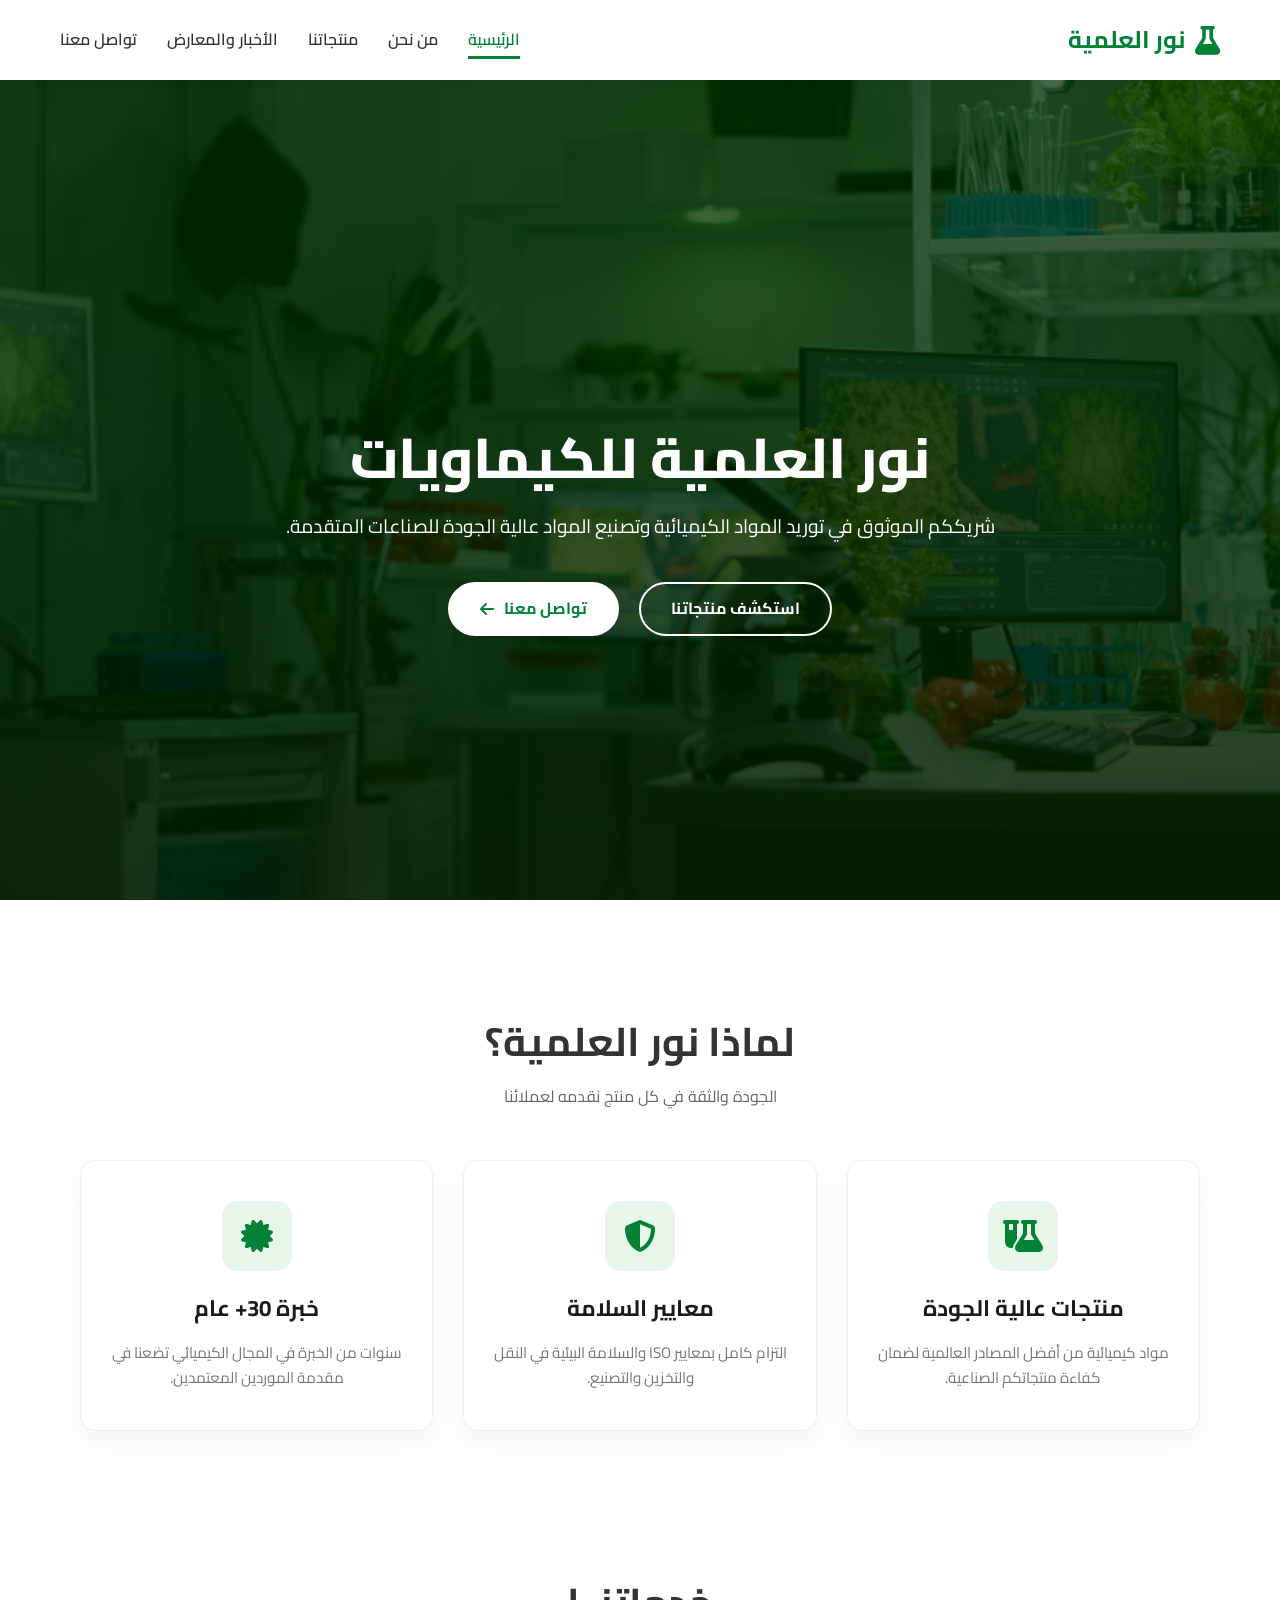
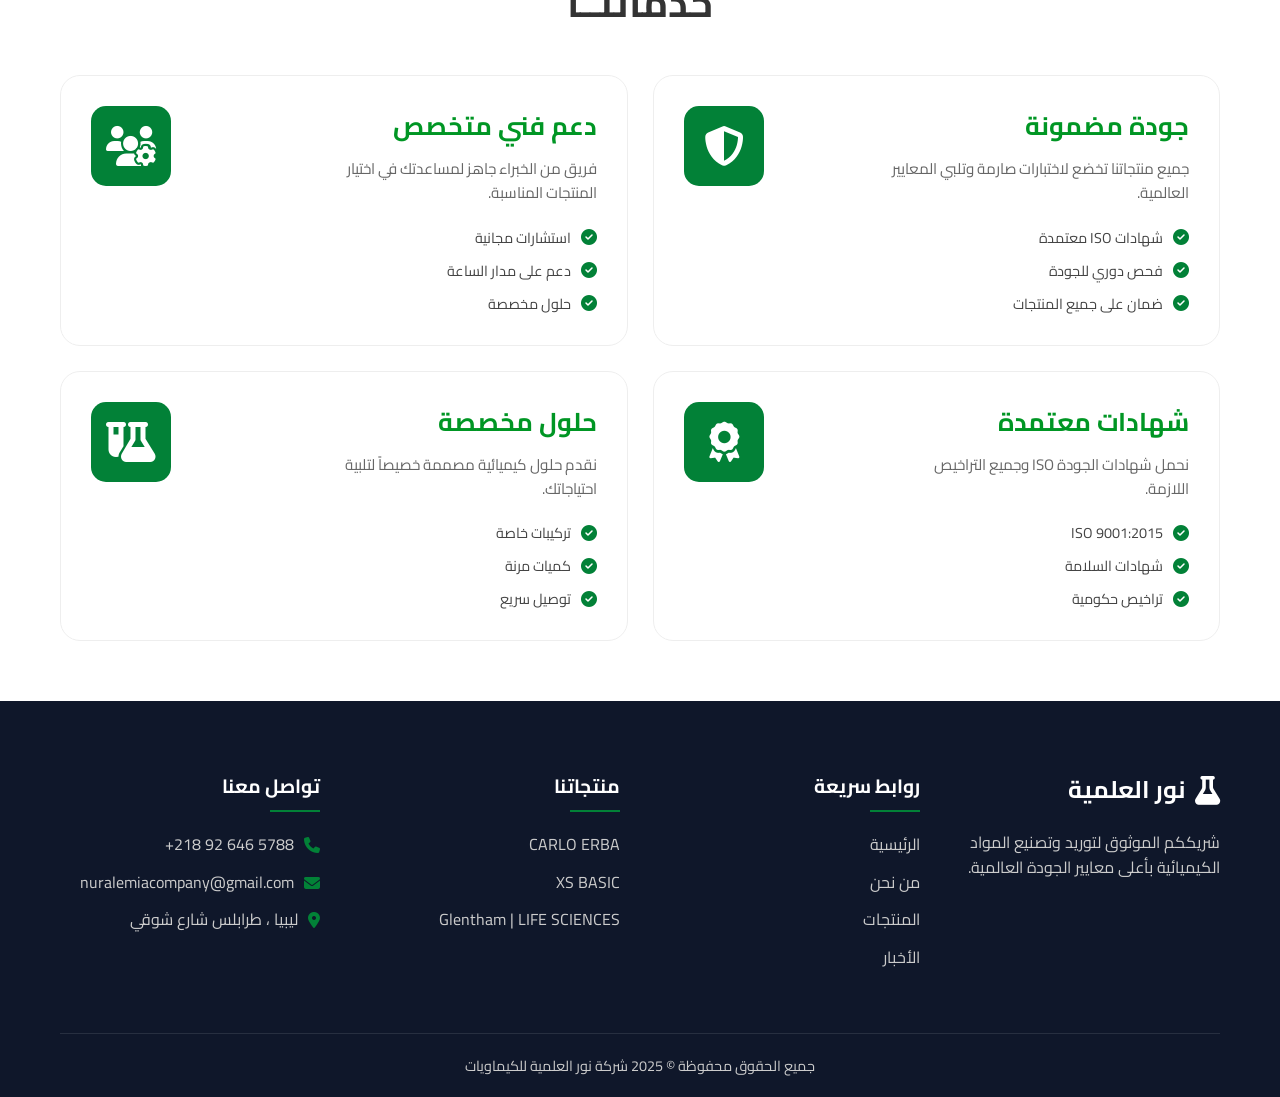
<file: index.html>
<!DOCTYPE html>
<html lang="ar" dir="rtl">

<head>
    <meta charset="UTF-8">
    <meta name="viewport" content="width=device-width, initial-scale=1.0">
    <title>نور العلمية للكيماويات</title>

    <link rel="icon" href="images/nour.jpg">
    <link rel="stylesheet" href="pages/style.css">
    <link rel="stylesheet" href="pages/index.css">
    <!-- مكتبة Font Awesome -->
    <link rel="stylesheet" href="https://cdnjs.cloudflare.com/ajax/libs/font-awesome/6.4.0/css/all.min.css">
</head>

<body>
    <!-- بداية الصفحة -->
    <header id="header">
        <div class="container">
            <!-- nav bar -->
            <nav>
                <div class="logo">
                    <i class="fa-solid fa-flask"></i>
                    نور العلمية
                </div>
                <ul class="nav-links" id="navLinks">
                    <li><a href="index.html" class="active">الرئيسية</a></li>
                    <li><a href="pages/about.html">من نحن</a></li>
                    <li><a href="pages/proudct.html">منتجاتنا</a></li>
                    <li><a href="pages/news.html">الأخبار والمعارض</a></li>
                    <li><a href="pages/contact.html">تواصل معنا</a></li>
                </ul>
                <div class="menu-toggle" id="menuToggle">
                    <i class="fas fa-bars"></i>
                </div>
            </nav>
        </div>
    </header>
    <!-- محتوى العنوان-->
    <section class="hero">
        <div class="container hero-content slide-up">
            <h1 class="slide-up">نور العلمية للكيماويات</h1>

            <p class="slide-up">شريككم الموثوق في توريد المواد الكيميائية وتصنيع المواد عالية الجودة للصناعات المتقدمة.
            </p>

            <!-- الأزرار التنقل -->
            <div class="btn-group">
                <a href="pages/proudct.html" class="btn btn-primary slide-up">استكشف منتجاتنا</a>
                <a href="pages/contact.html" class="btn btn-secondary slide-up">تواصل معنا <i
                        class="fas fa-arrow-left"></i></a>
            </div>
        </div>
    </section>
    <!-- المحتوى الاساسي -->
    <section class="features">
        <div class="container">
            <h2 class="section-title reveal">لماذا نور العلمية؟</h2>
            <span class="section-subtitle reveal">الجودة والثقة في كل منتج نقدمه لعملائنا</span>
            <!-- div التعريف -->
            <div class="cards-grid">
                <div class="card reveal">
                    <div class="icon-box">
                        <i class="fa-solid fa-flask-vial"></i>
                    </div>
                    <h3>منتجات عالية الجودة</h3>
                    <p>مواد كيميائية من أفضل المصادر العالمية لضمان كفاءة منتجاتكم الصناعية.</p>
                </div>

                <div class="card reveal">
                    <div class="icon-box">
                        <i class="fa-solid fa-shield-halved"></i>
                    </div>
                    <h3>معايير السلامة</h3>
                    <p>التزام كامل بمعايير ISO والسلامة البيئية في النقل والتخزين والتصنيع.</p>
                </div>

                <div class="card reveal">
                    <div class="icon-box">
                        <i class="fa-solid fa-certificate"></i>
                    </div>
                    <h3>خبرة 30+ عام</h3>
                    <p>سنوات من الخبرة في المجال الكيميائي تضعنا في مقدمة الموردين المعتمدين.</p>
                </div>
            </div>
        </div>
    </section>
    <!-- محتوى الخدمات  -->
    <section class="services-section">
        <div class="container">
            <h2 class="section-title reveal"> خدماتنــا</h2>
            <div class="services-grid">
                <!-- خدمة 1 -->
                <div class="service-card reveal">
                    <div class="service-content">
                        <h3>جودة مضمونة</h3>
                        <p>جميع منتجاتنا تخضع لاختبارات صارمة وتلبي المعايير العالمية.</p>
                        <ul class="service-list">
                            <li><i class="fa-solid fa-circle-check"></i> شهادات ISO معتمدة</li>
                            <li><i class="fa-solid fa-circle-check"></i> فحص دوري للجودة</li>
                            <li><i class="fa-solid fa-circle-check"></i> ضمان على جميع المنتجات</li>
                        </ul>
                    </div>
                    <div class="service-icon-large">
                        <i class="fa-solid fa-shield-halved"></i>
                    </div>
                </div>

                <!-- خدمة 2 -->
                <div class="service-card reveal">
                    <div class="service-content">
                        <h3>دعم فني متخصص</h3>
                        <p>فريق من الخبراء جاهز لمساعدتك في اختيار المنتجات المناسبة.</p>
                        <ul class="service-list">
                            <li><i class="fa-solid fa-circle-check"></i> استشارات مجانية</li>
                            <li><i class="fa-solid fa-circle-check"></i> دعم على مدار الساعة</li>
                            <li><i class="fa-solid fa-circle-check"></i> حلول مخصصة</li>
                        </ul>
                    </div>
                    <div class="service-icon-large">
                        <i class="fa-solid fa-users-gear"></i>
                    </div>
                </div>
                <!-- خدمة 3 -->
                <div class="service-card reveal">
                    <div class="service-content">
                        <h3>شهادات معتمدة</h3>
                        <p>نحمل شهادات الجودة ISO وجميع التراخيص اللازمة.</p>
                        <ul class="service-list">
                            <li><i class="fa-solid fa-circle-check"></i> ISO 9001:2015</li>
                            <li><i class="fa-solid fa-circle-check"></i> شهادات السلامة</li>
                            <li><i class="fa-solid fa-circle-check"></i> تراخيص حكومية</li>
                        </ul>
                    </div>
                    <div class="service-icon-large">
                        <i class="fa-solid fa-award"></i>
                    </div>
                </div>
                <!-- خدمة 4 -->
                <div class="service-card reveal">
                    <div class="service-content">
                        <h3>حلول مخصصة</h3>
                        <p>نقدم حلول كيميائية مصممة خصيصاً لتلبية احتياجاتك.</p>
                        <ul class="service-list">
                            <li><i class="fa-solid fa-circle-check"></i> تركيبات خاصة</li>
                            <li><i class="fa-solid fa-circle-check"></i> كميات مرنة</li>
                            <li><i class="fa-solid fa-circle-check"></i> توصيل سريع</li>
                        </ul>
                    </div>
                    <div class="service-icon-large">
                        <i class="fa-solid fa-flask-vial"></i>
                    </div>
                </div>
            </div>
        </div>
    </section>

    <!-- footer -->
    <footer>
        <!-- عنوان footer -->
        <div class="container">
            <div class="footer-grid reveal">
                <div class="footer-col">
                    <div class="logo" style="color: #fff; margin-bottom: 20px;">
                        <i class="fa-solid fa-flask"></i> نور العلمية
                    </div>
                    <p>شريككم الموثوق لتوريد وتصنيع المواد الكيميائية بأعلى معايير الجودة العالمية.</p>
                </div>
                <!-- الراوبط -->
                <div class="footer-col">
                    <h4>روابط سريعة</h4>
                    <ul>
                        <li><a href="index.html">الرئيسية</a></li>
                        <li><a href="pages/about.html">من نحن</a></li>
                        <li><a href="pages/proudct.html">المنتجات</a></li>
                        <li><a href="pages/news.html">الأخبار</a></li>
                    </ul>
                </div>
                <!-- روابط المنتجات -->
                <div class="footer-col">
                    <h4>منتجاتنا</h4>
                    <ul>
                        <li><a href="pages/proudct.html#CARLO_ERBA">CARLO ERBA</a></li>
                        <li><a href="pages/proudct.html#XS">XS BASIC</a></li>
                        <li><a href="pages/proudct.html#Glentham">Glentham | LIFE SCIENCES</a></li>

                    </ul>
                </div>
                <!-- التواصل -->
                <div class="footer-col">
                    <h4>تواصل معنا</h4>
                    <ul class="contact-info">
                        <li><i class="fas fa-phone"></i>
                            <a href="tel:+218926468875">5788 646 92 218+</a>
                        </li>
                        <li><i class="fas fa-envelope"></i> <a
                                href="mailto:nuralemiacompany@gmail.com">nuralemiacompany@gmail.com</a></li>
                        <li><i class="fas fa-map-marker-alt"></i>
                            <a href="pages/contact.html#map">ليبيا ، طرابلس شارع شوقي</a>
                        </li>
                    </ul>
                </div>
            </div>

            <div class="footer-bottom">
                <p>جميع الحقوق محفوظة © 2025 شركة نور العلمية للكيماويات</p>
            </div>
        </div>
    </footer>
    <!-- صفحة java script -->
    <script src="pages/script.js"></script>

</body>


</html>
</file>
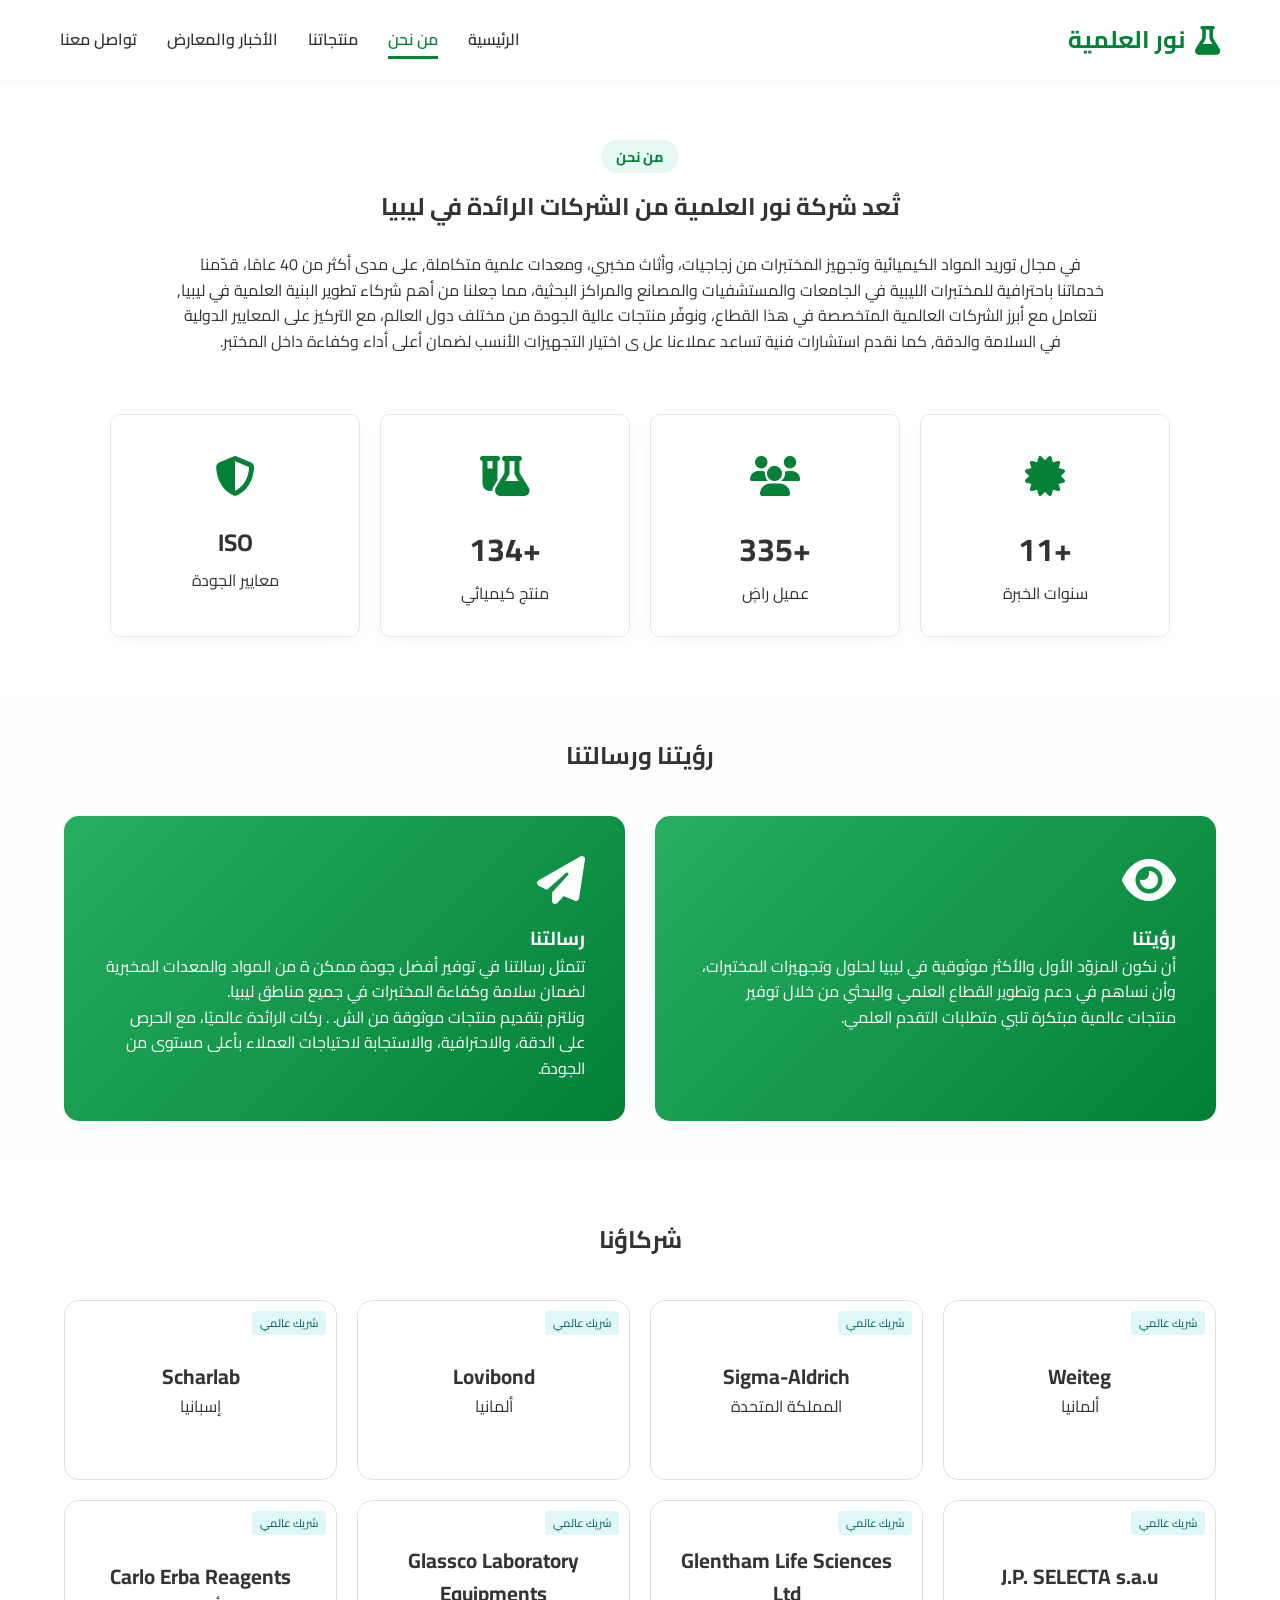
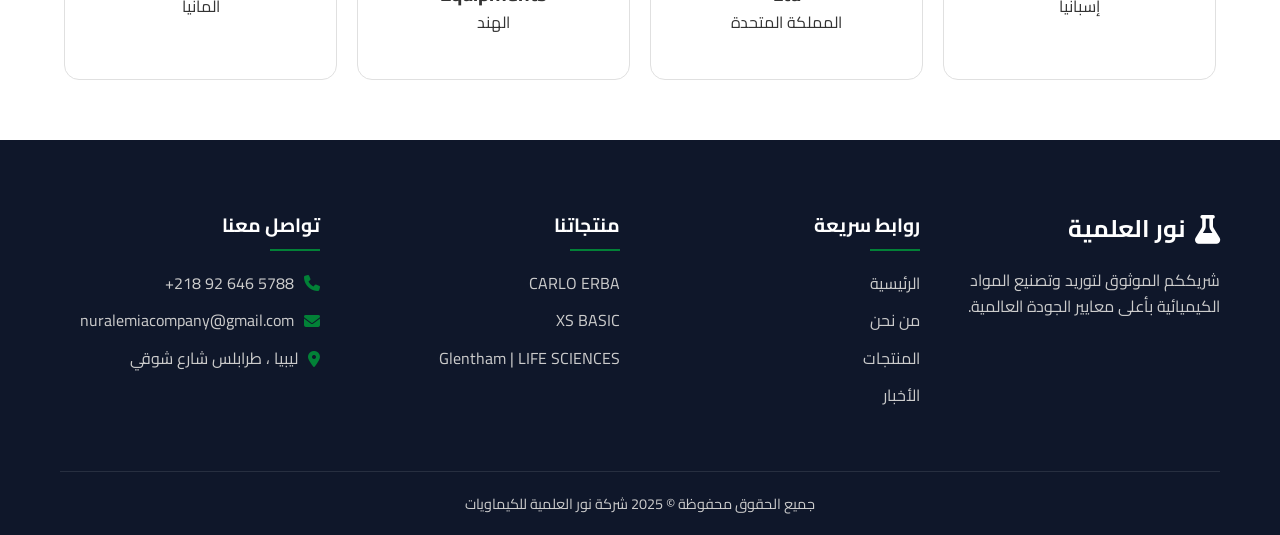
<file: pages/about.html>
<!DOCTYPE html>
<html lang="ar" dir="rtl">

<head>
    <meta charset="UTF-8">
    <meta name="viewport" content="width=device-width, initial-scale=1.0">
    <title>نور العلمية للكيماويات</title>
    <link rel="icon" href="../images/nour.jpg">
    <link rel="stylesheet" href="style.css">
    <link rel="stylesheet" href="about.css">
    <link rel="stylesheet" href="https://cdnjs.cloudflare.com/ajax/libs/font-awesome/6.4.0/css/all.min.css">
</head>

<body>
    <!-- بداية الصفحة -->
    <header>
        <div class="container">
            <!-- nav bar -->
            <nav>
                <div class="logo">
                    <i class="fa-solid fa-flask"></i>
                    نور العلمية
                </div>
                <ul class="nav-links" id="navLinks">
                    <li><a href="../index.html">الرئيسية</a></li>
                    <li><a href="about.html" class="active">من نحن</a></li>
                    <li><a href="proudct.html">منتجاتنا</a></li>
                    <li><a href="news.html">الأخبار والمعارض</a></li>
                    <li><a href="contact.html">تواصل معنا</a></li>
                </ul>
                <div class="menu-toggle" id="menuToggle">
                    <i class="fas fa-bars"></i>
                </div>
            </nav>
        </div>
    </header>
    <!-- المحتوى الاساسي -->
    <section class="hero reveal">
        <span class="section-tag">من نحن</span>
        <h1>تُعد شركة نور العلمية من الشركات الرائدة في ليبيا</h1>
        <br>
        <div class="container ">
            <p style="width: 80%; margin: 0 auto;">في مجال توريد المواد الكيميائية وتجهيز المختبرات
                من زجاجيات، وأثاث مخبري، ومعدات علمية متكاملة,
                على مدى أكثر من 40 عامًا،
                قدّمنا خدماتنا باحترافية للمختبرات الليبية في الجامعات والمستشفيات والمصانع والمراكز البحثية، مما
                جعلنا من أهم شركاء تطوير البنية العلمية في ليبيا,

                نتعامل مع أبرز الشركات العالمية المتخصصة في هذا القطاع،
                ونوفّر منتجات عالية الجودة من مختلف دول العالم، مع التركيز
                على المعايير الدولية في السلامة والدقة, كما نقدم استشارات فنية تساعد عملاءنا عل
                ى اختيار التجهيزات الأنسب لضمان أعلى أداء وكفاءة داخل المختبر.</p>
        </div>
    </section>
    <!-- الاحصائيات -->
    <section class="stats-container reveal">
        <div class="stat-card">
            <div class="stat-icon"><i class="fa-solid fa-certificate"></i></div>
            <div class="stat-number" data-target="15">+15</div>
            <div class="stat-label">سنوات الخبرة</div>
        </div>
        <div class="stat-card">
            <div class="stat-icon"><i class="fa-solid fa-users"></i></div>
            <div class="stat-number" data-target="500">+500</div>
            <div class="stat-label">عميل راضٍ</div>
        </div>
        <div class="stat-card">
            <div class="stat-icon"><i class="fa-solid fa-flask-vial"></i></div>
            <div class="stat-number" data-target="200">+200</div>
            <div class="stat-label">منتج كيميائي</div>
        </div>
        <div class="stat-card">
            <div class="stat-icon"><i class="fa-solid fa-shield-halved"></i></div>
            <div class="stat-number" style="font-size: 1.5rem;">ISO</div>
            <div class="stat-label">معايير الجودة</div>
        </div>
    </section>
    <!-- رؤيتنا ورسالتنا -->
    <section class="vision-mission reveal">
        <div class="section-header" style="padding-top:0;">
            <h2>رؤيتنا ورسالتنا</h2>
        </div>
        <div class="vm-container">
            <div class="vm-card">
                <i class="fa-solid fa-eye" style="font-size:3rem; margin-bottom:20px;"></i>
                <h3>رؤيتنا</h3>
                <p>أن نكون المزوّد الأول والأكثر موثوقية في ليبيا لحلول وتجهيزات المختبرات،
                    وأن نساهم في دعم وتطوير القطاع العلمي
                    والبحثي من خلال توفير منتجات عالمية مبتكرة تلبي متطلبات التقدم العلمي.</p>
            </div>
            <div class="vm-card">
                <i class="fa-solid fa-paper-plane" style="font-size:3rem; margin-bottom:20px;"></i>
                <h3>رسالتنا</h3>
                <p>تتمثل رسالتنا في توفير أفضل جودة ممكن
                    ة من المواد والمعدات المخبرية لضمان سلامة وكفاءة المختبرات في جميع مناطق ليبيا.
                    <br>
                    ونلتزم بتقديم منتجات موثوقة من الش. .
                    ركات الرائدة عالميًا، مع الحرص على الدقة، والاحترافية، والاستجابة لاحتياجات العملاء بأعلى مستوى من
                    الجودة.
                </p>
            </div>
        </div>
    </section>
    <!-- شركاؤنا -->
    <section class="reveal">
        <div class="section-header">
            <h2>شركاؤنا</h2>
        </div>
        <div class="partners-grid">
            <div class="partner-card">
                <span class="tag global">شريك عالمي</span>

                <div class="partner-info">
                    <div class="partner-name" style="font-weight: 700; font-size: 1.3rem;">Weiteg</div>
                    <div class="partner-origin">ألمانيا</div>
                </div>

                <img src="../images/aboutImage/witeg-1536x458.png" alt="BASF Logo" class="partner-logo">
            </div>
            <div class="partner-card">
                <span class="tag global">شريك عالمي</span>

                <div class="partner-info">
                    <div class="partner-name" style="font-weight: 700; font-size: 1.3rem;">Sigma-Aldrich</div>
                    <div class="partner-origin">المملكة المتحدة</div>
                </div>

                <img src="../images/aboutImage/1.png" alt="Sigma-Aldrich Logo" class="partner-logo">
            </div>
            <div class="partner-card">
                <span class="tag global">شريك عالمي</span>

                <div class="partner-info">
                    <div class="partner-name" style="font-weight: 700; font-size: 1.3rem;">Lovibond</div>
                    <div class="partner-origin">ألمانيا</div>
                </div>

                <img src="../images/aboutImage/3.png" alt="BASF Logo" class="partner-logo">
            </div>
            <div class="partner-card">
                <span class="tag global">شريك عالمي</span>

                <div class="partner-info">
                    <div class="partner-name" style="font-weight: 700; font-size: 1.3rem;">Scharlab</div>
                    <div class="partner-origin">إسبانيا</div>
                </div>

                <img src="../images/aboutImage/4.png" alt="BASF Logo" class="partner-logo">
            </div>
            <div class="partner-card">
                <span class="tag global">شريك عالمي</span>

                <div class="partner-info">
                    <div class="partner-name" style="font-weight: 700; font-size: 1.3rem;">J.P. SELECTA s.a.u</div>
                    <div class="partner-origin">إسبانيا</div>
                </div>

                <img src="../images/aboutImage/5.png" alt="BASF Logo" class="partner-logo">
            </div>
            <div class="partner-card">
                <span class="tag global">شريك عالمي</span>

                <div class="partner-info">
                    <div class="partner-name" style="font-weight: 700; font-size: 1.3rem;">Glentham Life Sciences Ltd
                    </div>
                    <div class="partner-origin">المملكة المتحدة</div>
                </div>

                <img src="../images/aboutImage/6.png" alt="BASF Logo" class="partner-logo">
            </div>
            <div class="partner-card">
                <span class="tag global">شريك عالمي</span>

                <div class="partner-info">
                    <div class="partner-name" style="font-weight: 700; font-size: 1.3rem;">Glassco Laboratory Equipments
                    </div>
                    <div class="partner-origin">الهند</div>
                </div>

                <img src="../images/aboutImage/7.png" alt="BASF Logo" class="partner-logo">
            </div>
            <div class="partner-card">
                <span class="tag global">شريك عالمي</span>

                <div class="partner-info">
                    <div class="partner-name" style="font-weight: 700; font-size: 1.3rem;">Carlo Erba Reagents</div>
                    <div class="partner-origin">ألمانيا</div>
                </div>

                <img src="../images/aboutImage/8.png" alt="BASF Logo" class="partner-logo">
            </div>
        </div>
    </section>

    <!-- footer -->
    <footer>
        <!-- عنوان footer -->
        <div class="container">
            <div class="footer-grid reveal">
                <div class="footer-col">
                    <div class="logo" style="color: #fff; margin-bottom: 20px;">
                        <i class="fa-solid fa-flask"></i> نور العلمية
                    </div>
                    <p>شريككم الموثوق لتوريد وتصنيع المواد الكيميائية بأعلى معايير الجودة العالمية.</p>
                </div>
                <!-- الراوبط -->
                <div class="footer-col">
                    <h4>روابط سريعة</h4>
                    <ul>
                        <li><a href="../index.html">الرئيسية</a></li>
                        <li><a href="about.html">من نحن</a></li>
                        <li><a href="proudct.html">المنتجات</a></li>
                        <li><a href="news.html">الأخبار</a></li>
                    </ul>
                </div>
                <!-- روابط المنتجات -->
                <div class="footer-col">
                    <h4>منتجاتنا</h4>
                    <ul>
                        <li><a href="proudct.html#CARLO_ERBA">CARLO ERBA</a></li>
                        <li><a href="proudct.html#XS">XS BASIC</a></li>
                        <li><a href="proudct.html#Glentham">Glentham | LIFE SCIENCES</a></li>

                    </ul>
                </div>
                <!-- التواصل -->
                <div class="footer-col">
                    <h4>تواصل معنا</h4>
                    <ul class="contact-info">
                        <li><i class="fas fa-phone"></i>
                            <a href="tel:+218926468875">5788 646 92 218+</a>
                        </li>
                        <li><i class="fas fa-envelope"></i> <a
                                href="mailto:nuralemiacompany@gmail.com">nuralemiacompany@gmail.com</a></li>
                        <li><i class="fas fa-map-marker-alt"></i>
                            <a href="contact.html#map">ليبيا ، طرابلس شارع شوقي</a>
                        </li>
                    </ul>
                </div>
            </div>

            <div class="footer-bottom">
                <p>جميع الحقوق محفوظة © 2025 شركة نور العلمية للكيماويات</p>
            </div>
        </div>
    </footer>
    <!-- صفحة java script -->
    <script src="script.js"></script>

</body>

</html>
</file>
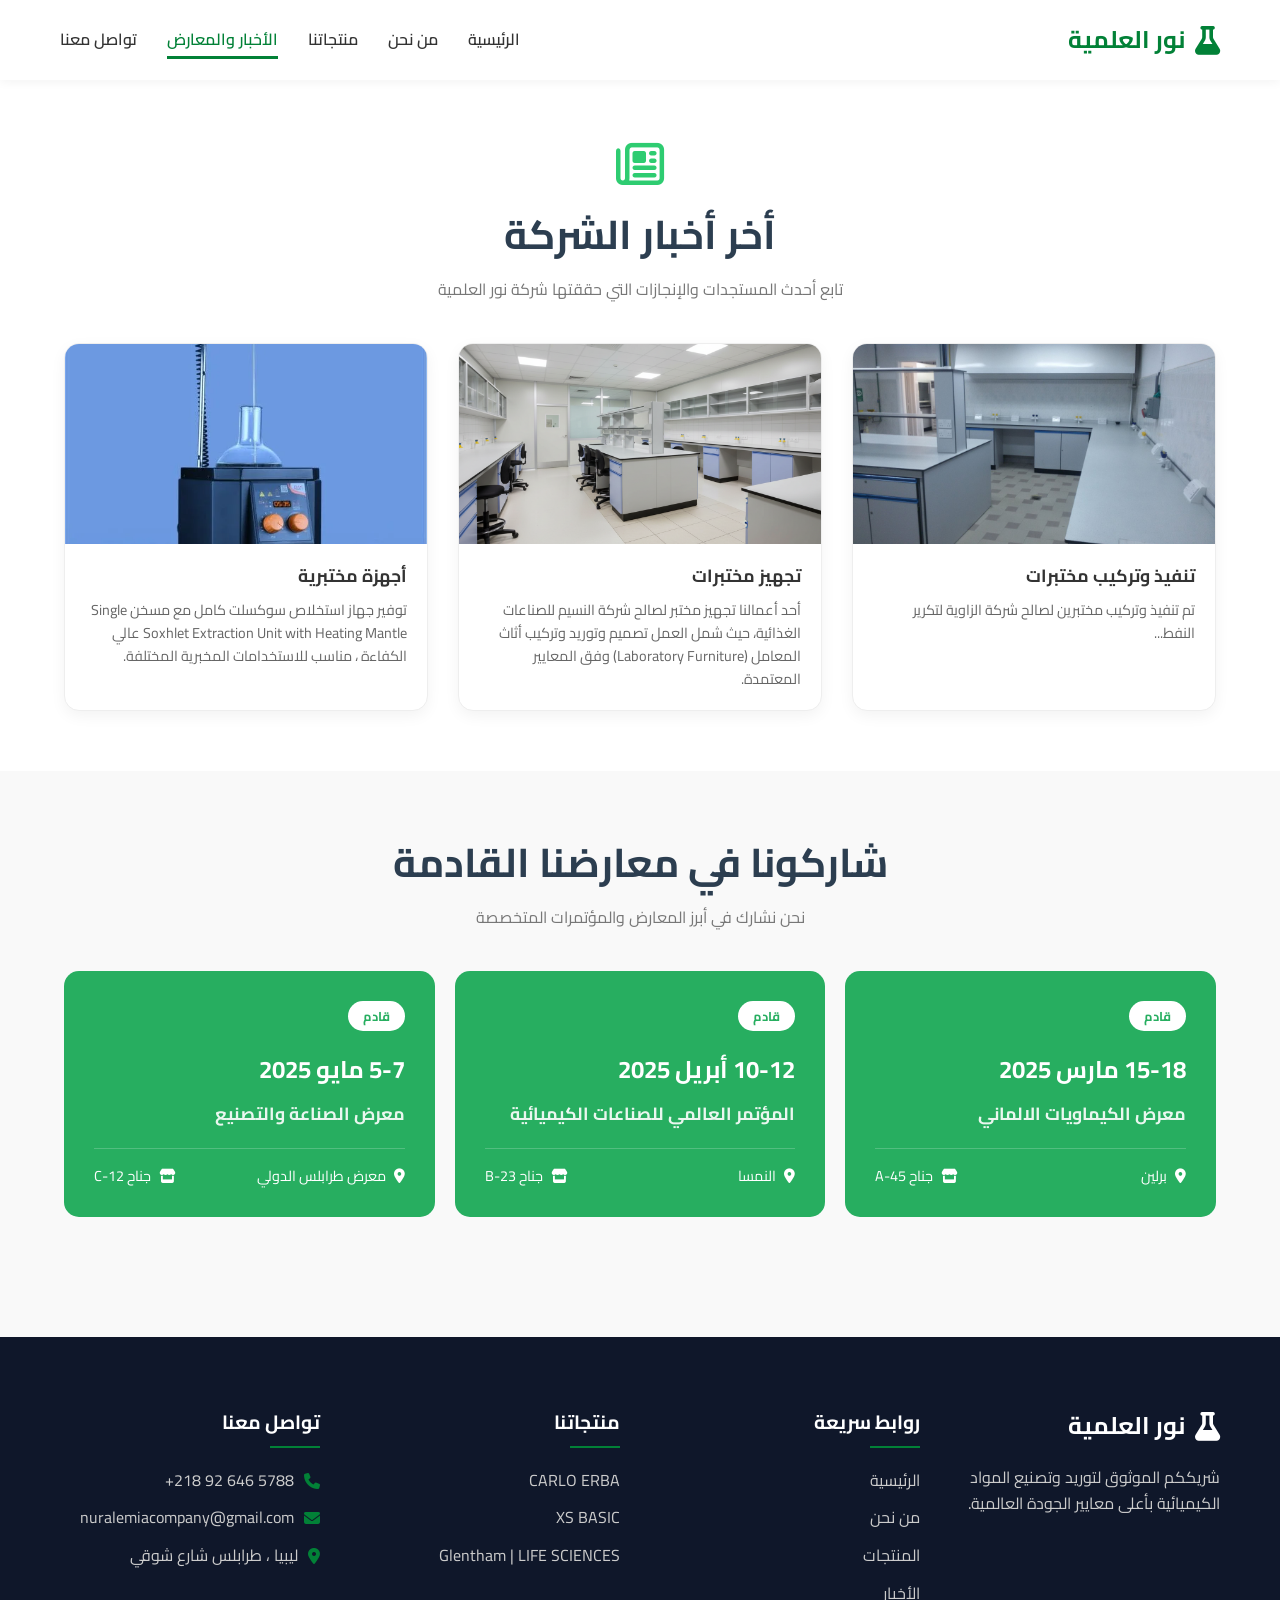
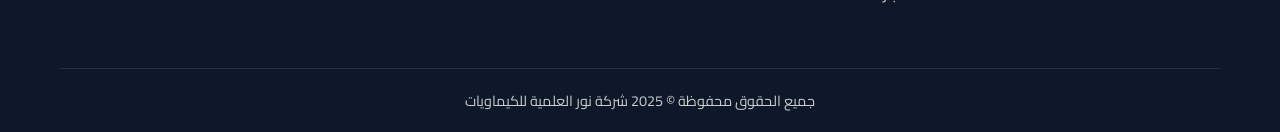
<file: pages/news.html>
<!DOCTYPE html>
<html lang="ar" dir="rtl">
<head>
    <meta charset="UTF-8">
    <meta name="viewport" content="width=device-width, initial-scale=1.0">
   <title>نور العلمية للكيماويات</title>
    <link rel="icon" href="../images/nour.jpg">

    <link rel="stylesheet" href="style.css">
    <link rel="stylesheet" href="news.css">
    <link rel="stylesheet" href="https://cdnjs.cloudflare.com/ajax/libs/font-awesome/6.4.0/css/all.min.css">
</head>
<body>

   <!-- بداية الصفحة -->
    <header id="header">
        <div class="container">
            <!-- nav bar -->
            <nav>
                <div class="logo">
                    <i class="fa-solid fa-flask"></i>
                    نور العلمية
                </div>
                <ul class="nav-links" id="navLinks">
                    <li><a href="../index.html" >الرئيسية</a></li>
                    <li><a href="about.html">من نحن</a></li>
                    <li><a href="proudct.html">منتجاتنا</a></li>
                    <li><a href="news.html" class="active">الأخبار والمعارض</a></li>
                    <li><a href="contact.html">تواصل معنا</a></li>
                </ul>
                <div class="menu-toggle" id="menuToggle">
                    <i class="fas fa-bars"></i>
                </div>
            </nav>
        </div>
    </header>

    <section class="reveal">
        <!-- محتوى وكروت الاخبار -->
        <div class="section-header">
            <i class="fa-regular fa-newspaper" style="font-size: 3rem; color: #2ecc71; margin-bottom: 15px;"></i>
            <h1>أخر أخبار الشركة</h1>
            <p>تابع أحدث المستجدات والإنجازات التي حققتها شركة نور العلمية</p>
        </div>

        <div class="news-grid">
            <div class="news-card">
                <div class="news-image">
            <img src="../images/zawia.jpg" alt="شركة الزاوية">
           
        </div>
        <div class="news-content">
            <h3 class="news-title">تنفيذ وتركيب مختبرات</h3>
            <p class="news-desc">تم تنفيذ وتركيب مختبرين لصالح شركة الزاوية لتكرير النفط...</p>
        </div>
            </div>

               <div class="news-card">
                <div class="news-image">
            <img src="../images/nassim.png" alt="شركة الزاوية">
            
        </div>
        <div class="news-content">
            <h3 class="news-title">تجهيز مختبرات</h3>
            <p class="news-desc">أحد أعمالنا تجهيز مختبر لصالح شركة
                 النسيم للصناعات الغذائية، حيث شمل العمل 
                تصميم وتوريد وتركيب أثاث المعامل (Laboratory Furniture) 
                وفق المعايير المعتمدة.
                </p>
        </div>
            </div>

               <div class="news-card">
                <div class="news-image">
            <img src="../images/device.jpg.webp" alt="شركة الزاوية">
           
        </div>
        <div class="news-content">
            <h3 class="news-title"> أجهزة مختبرية</h3>
            <p class="news-desc">توفير جهاز استخلاص سوكسلت كامل مع مسخن Single Soxhlet Extraction Unit with Heating Mantle عالي الكفاءة ، مناسب للاستخدامات المخبرية المختلفة. </p>
        </div>
            </div>

        </div>
    </section>

    <section class="exhibitions-section reveal">
        <!-- محتوى وكروت معارض -->
        <div class="section-header">
            <h1>شاركونا في معارضنا القادمة</h1>
            <p>نحن نشارك في أبرز المعارض والمؤتمرات المتخصصة</p>
        </div>

        <div class="partners-grid"> <div class="exhibition-card">
                <span class="ex-status">قادم</span>
                <span class="ex-date">15-18 مارس 2025</span>
                <h3 class="ex-title">معرض الكيماويات الالماني</h3>
                <div class="ex-details">
                    <span><i class="fa-solid fa-location-dot"></i> برلين</span>
                    <span><i class="fa-solid fa-store"></i> جناح A-45</span>
                </div>
            </div>

            <div class="exhibition-card">
                <span class="ex-status">قادم</span>
                <span class="ex-date">10-12 أبريل 2025</span>
                <h3 class="ex-title">المؤتمر العالمي للصناعات الكيميائية</h3>
                <div class="ex-details">
                    <span><i class="fa-solid fa-location-dot"></i> النمسا</span>
                    <span><i class="fa-solid fa-store"></i> جناح B-23</span>
                </div>
            </div>

            <div class="exhibition-card">
                <span class="ex-status">قادم</span>
                <span class="ex-date">5-7 مايو 2025</span>
                <h3 class="ex-title">معرض الصناعة والتصنيع </h3>
                <div class="ex-details">
                    <span><i class="fa-solid fa-location-dot"></i> معرض طرابلس الدولي</span>
                    <span><i class="fa-solid fa-store"></i> جناح C-12</span>
                </div>
            </div>
        </div>
    </section>

   
                    <!-- footer -->
    <footer> 
                <!-- عنوان footer -->
        <div class="container">
            <div class="footer-grid reveal">
                <div class="footer-col">
                    <div class="logo" style="color: #fff; margin-bottom: 20px;">
                        <i class="fa-solid fa-flask"></i> نور العلمية
                    </div>
                    <p>شريككم الموثوق لتوريد وتصنيع المواد الكيميائية بأعلى معايير الجودة العالمية.</p>
                </div>
                        <!-- الراوبط -->
                <div class="footer-col">
                    <h4>روابط سريعة</h4>
                    <ul>
                        <li><a href="../index.html">الرئيسية</a></li>
                        <li><a href="about.html">من نحن</a></li>
                        <li><a href="proudct.html">المنتجات</a></li>
                        <li><a href="news.html">الأخبار</a></li>
                    </ul>
                </div>
                    <!-- روابط المنتجات -->
                <div class="footer-col">
                    <h4>منتجاتنا</h4>
                    <ul>
                        <li><a href="proudct.html#CARLO_ERBA">CARLO ERBA</a></li>
                        <li><a href="proudct.html#XS">XS BASIC</a></li>
                        <li><a href="proudct.html#Glentham">Glentham | LIFE SCIENCES</a></li>
                        
                    </ul>
                </div>
                    <!-- التواصل -->
                <div class="footer-col">
                    <h4>تواصل معنا</h4>
                    <ul class="contact-info">
                        <li><i class="fas fa-phone"></i> 
                        <a href="tel:+218926468875">5788 646 92 218+</a>
                        </li>
                        <li><i class="fas fa-envelope"></i> <a href="mailto:nuralemiacompany@gmail.com">nuralemiacompany@gmail.com</a></li>
                        <li><i class="fas fa-map-marker-alt"></i> 
                            <a href="contact.html#map">ليبيا ، طرابلس شارع شوقي</a>
                        </li>
                    </ul>
                </div>
            </div>

            <div class="footer-bottom">
                <p>جميع الحقوق محفوظة © 2025 شركة نور العلمية للكيماويات</p>
            </div>
        </div>
    </footer>
                <!-- صفحة java script -->
   <script src="script.js"></script>
</body>
</html>
</file>
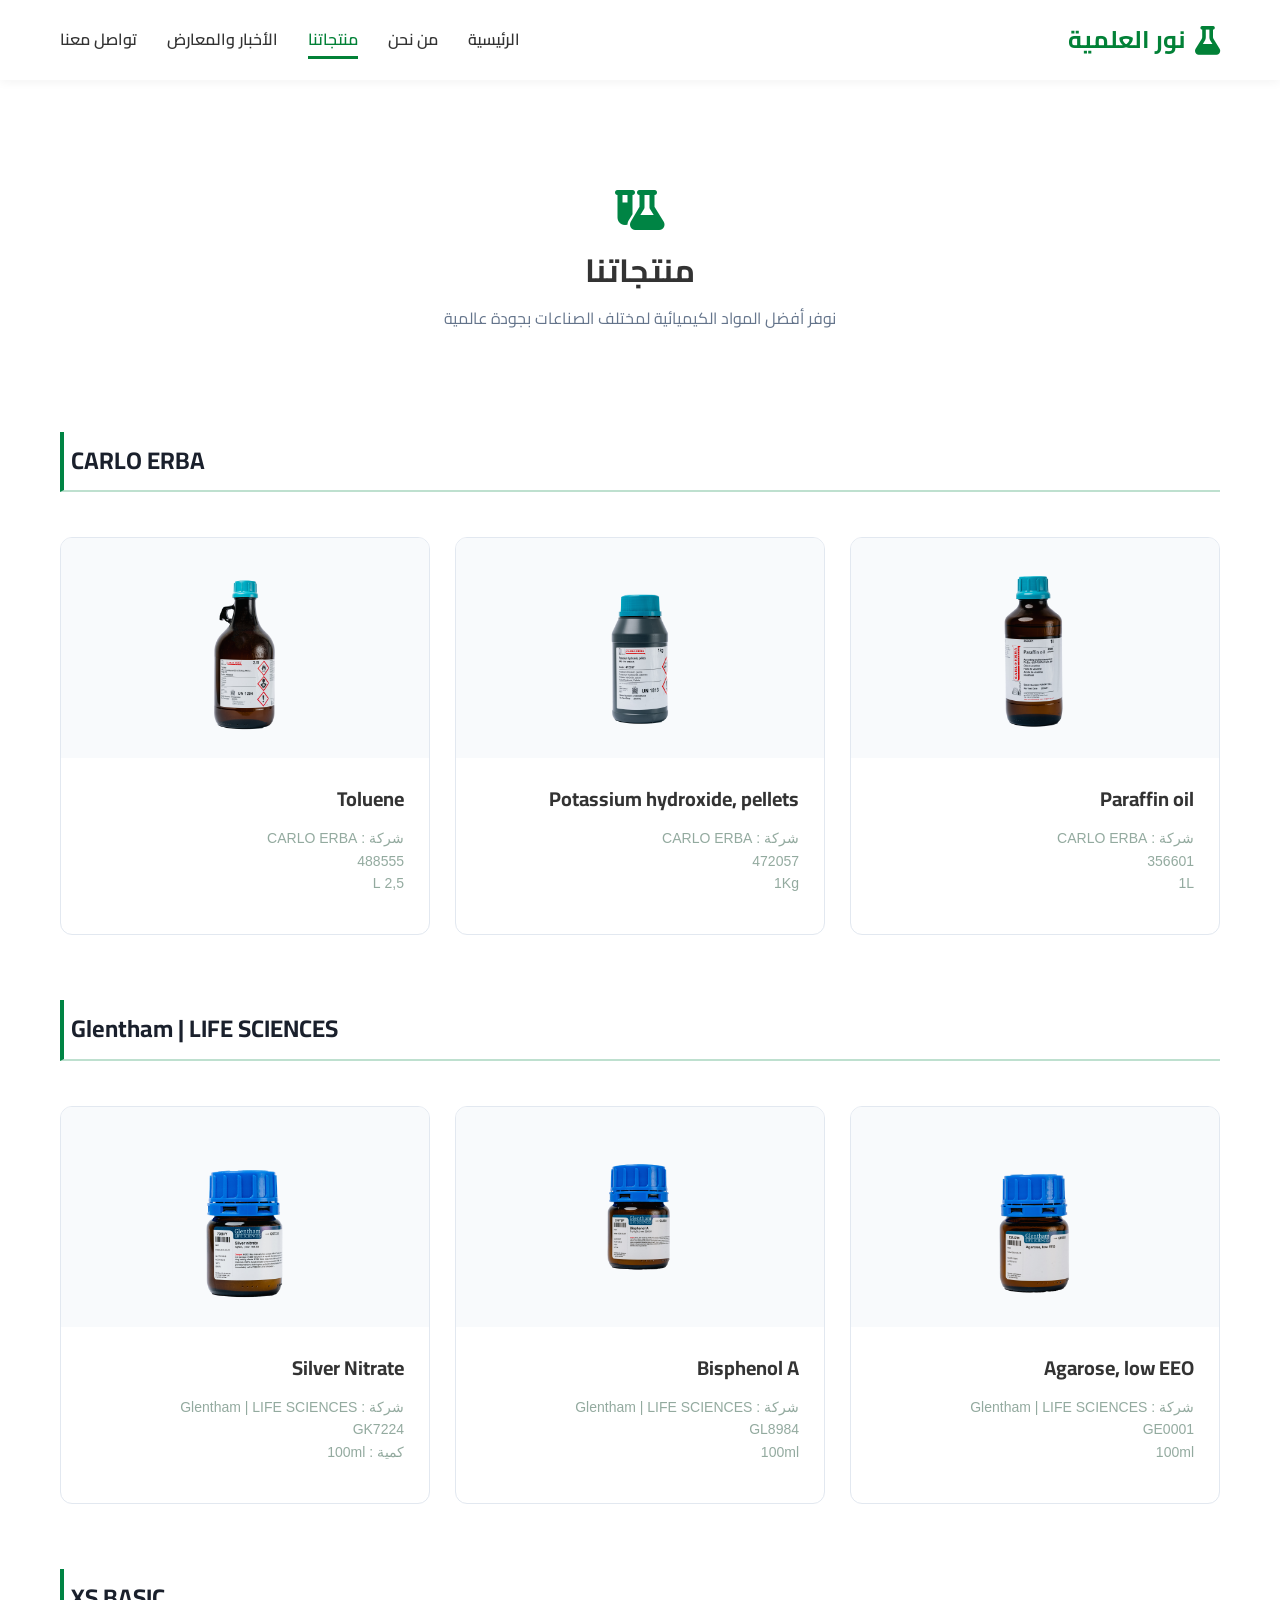
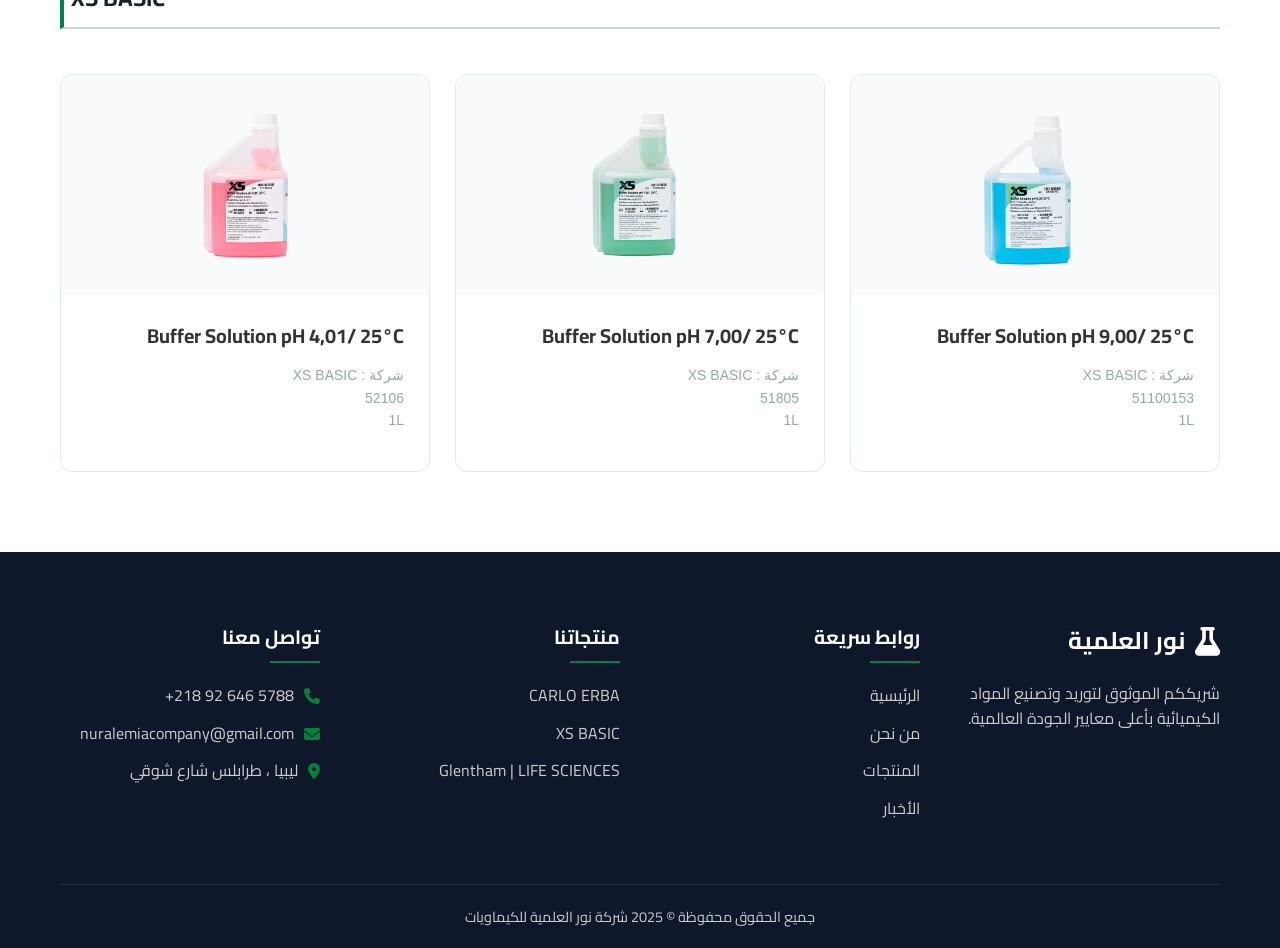
<file: pages/proudct.html>
<!DOCTYPE html>
<html lang="ar" dir="rtl">

<head>
    <meta charset="UTF-8">
    <meta name="viewport" content="width=device-width, initial-scale=1.0">
    <title>نور العلمية للكيماويات</title>
    <link rel="icon" href="../images/nour.jpg">

    <link rel="stylesheet" href="https://cdnjs.cloudflare.com/ajax/libs/font-awesome/6.4.0/css/all.min.css">
    <link rel="stylesheet" href="style.css">
    <link rel="stylesheet" href="proudct.css">

</head>

<body>


    <!-- بداية الصفحة -->
    <header id="header">
        <div class="container">
            <!-- nav bar -->
            <nav>
                <div class="logo">
                    <i class="fa-solid fa-flask"></i>
                    نور العلمية
                </div>
                <ul class="nav-links" id="navLinks">
                    <li><a href="../index.html">الرئيسية</a></li>
                    <li><a href="about.html">من نحن</a></li>
                    <li><a href="proudct.html" class="active">منتجاتنا</a></li>
                    <li><a href="news.html">الأخبار والمعارض</a></li>
                    <li><a href="contact.html">تواصل معنا</a></li>
                </ul>
                <div class="menu-toggle" id="menuToggle">
                    <i class="fas fa-bars"></i>
                </div>
            </nav>
        </div>
    </header>

    <section class="hero container ">
        <div class="hero-content reveal">
            <i class="fa-solid fa-flask-vial main-top-icon"></i>
            <h1>منتجاتنا</h1>
            <p>نوفر أفضل المواد الكيميائية لمختلف الصناعات بجودة عالمية</p>
        </div>
    </section>
    <!-- كروت عرض المنتجات -->
    <main class="container">
        <div class="products-grid">
            <!-- عنوان شركة المصنعة للمنتج -->
            <h2 class="reveal" id="CARLO_ERBA">CARLO ERBA</h2>


            <div class="product-card reveal">
                <div class="product-image">
                    <img src="../images/productImage/paraffin.png" alt="المنتج">
                </div>
                <div class="product-info">
                    <h3>Paraffin oil </h3>
                    <pre>
‎شركة : CARLO ERBA
356601
1L </pre>
                </div>
            </div>

            <div class="product-card reveal">
                <div class="product-image">
                    <img src="../images/productImage/potasium.png" alt="المنتج">
                </div>
                <div class="product-info">
                    <h3>Potassium hydroxide, pellets</h3>
                    <pre>
‎شركة : CARLO ERBA
472057
1Kg</pre>
                </div>
            </div>

            <div class="product-card reveal">
                <div class="product-image">
                    <img src="../images/productImage/Toluene.png" alt="المنتج">
                </div>
                <div class="product-info">
                    <h3>Toluene</h3>
                    <pre>
‎شركة : CARLO ERBA
488555
2,5 L</pre>
                </div>
            </div>
            <!-- عنوان شركة المصنعة للمنتج -->
            <h2 class="reveal" id="Glentham">Glentham | LIFE SCIENCES</h2>

            <div class="product-card reveal">
                <div class="product-image">
                    <img src="../images/productImage/agarose,-low-EEO.png" alt="المنتج">
                </div>
                <div class="product-info">
                    <h3>Agarose, low EEO</h3>
                    <pre>
‎شركة : Glentham | LIFE SCIENCES
GE0001
100ml
</pre>
                </div>
            </div>

            <div class="product-card reveal">
                <div class="product-image">
                    <img src="../images/productImage/bisphenol.png" alt="المنتج">
                </div>
                <div class="product-info">
                    <h3>Bisphenol A</h3>
                    <pre>
‎شركة : Glentham | LIFE SCIENCES
GL8984
100ml
</pre>
                </div>
            </div>

            <div class="product-card reveal">
                <div class="product-image">
                    <img src="../images/productImage/silver-nitrate.png" alt="المنتج">
                </div>
                <div class="product-info">
                    <h3>Silver Nitrate</h3>
                    <pre>شركة : Glentham | LIFE SCIENCES
‏GK7224
كمية : 100ml </pre>
                </div>
            </div>
            <!-- عنوان شركة المصنعة للمنتج -->
            <h2 class="reveal" id="XS">XS BASIC</h2>

            <div class="product-card reveal">
                <div class="product-image">
                    <img src="../images/productImage/buffer-blue.png" alt="المنتج">
                </div>
                <div class="product-info">
                    <h3>Buffer Solution pH 9,00/ 25°C</h3>
                    <pre>
‎شركة : XS BASIC 
51100153
1L
</pre>
                </div>
            </div>

            <div class="product-card reveal">
                <div class="product-image">
                    <img src="../images/productImage/buffer-green.png" alt="المنتج">
                </div>
                <div class="product-info">
                    <h3> Buffer Solution pH 7,00/ 25°C</h3>
                    <pre>
‎شركة : XS BASIC 
51805
1L</pre>
                </div>
            </div>

            <div class="product-card reveal">
                <div class="product-image">
                    <img src="../images/productImage/buffer-bink.png" alt="المنتج">
                </div>
                <div class="product-info">
                    <h3> Buffer Solution pH 4,01/ 25°C</h3>
                    <pre>
‎شركة : XS BASIC 
52106
1L</pre>
                </div>
            </div>





        </div>

    </main>



    <!-- footer -->
    <footer>
        <!-- عنوان footer -->
        <div class="container">
            <div class="footer-grid reveal">
                <div class="footer-col">
                    <div class="logo" style="color: #fff; margin-bottom: 20px;">
                        <i class="fa-solid fa-flask"></i> نور العلمية
                    </div>
                    <p>شريككم الموثوق لتوريد وتصنيع المواد الكيميائية بأعلى معايير الجودة العالمية.</p>
                </div>
                <!-- الراوبط -->
                <div class="footer-col">
                    <h4>روابط سريعة</h4>
                    <ul>
                        <li><a href="../index.html">الرئيسية</a></li>
                        <li><a href="about.html">من نحن</a></li>
                        <li><a href="proudct.html">المنتجات</a></li>
                        <li><a href="news.html">الأخبار</a></li>
                    </ul>
                </div>
                <!-- روابط المنتجات -->
                <div class="footer-col">
                    <h4>منتجاتنا</h4>
                    <ul>
                        <li><a href="proudct.html#CARLO_ERBA">CARLO ERBA</a></li>
                        <li><a href="proudct.html#XS">XS BASIC</a></li>
                        <li><a href="proudct.html#Glentham">Glentham | LIFE SCIENCES</a></li>

                    </ul>
                </div>
                <!-- التواصل -->
                <div class="footer-col">
                    <h4>تواصل معنا</h4>
                    <ul class="contact-info">
                        <li><i class="fas fa-phone"></i>
                            <a href="tel:+218926468875">5788 646 92 218+</a>
                        </li>
                        <li><i class="fas fa-envelope"></i> <a
                                href="mailto:nuralemiacompany@gmail.com">nuralemiacompany@gmail.com</a></li>
                        <li><i class="fas fa-map-marker-alt"></i>
                            <a href="contact.html#map">ليبيا ، طرابلس شارع شوقي</a>
                        </li>
                    </ul>
                </div>
            </div>

            <div class="footer-bottom">
                <p>جميع الحقوق محفوظة © 2025 شركة نور العلمية للكيماويات</p>
            </div>
        </div>
    </footer>
    <!-- صفحة java script -->
    <script src="script.js"></script>
</body>

</html>
</file>
<file: pages/style.css>
/* استيراد خط Cairo */
@import url('https://fonts.googleapis.com/css2?family=Cairo:wght@300;400;600;700;800&display=swap');

/* الإعدادات الأساسية */
* {
    /* الوان الاساسية */
    --primary-color: #028137;
    --primary-dark: #009624;
    --secondary-color: #27ae60;
    --text-color: #333;
    --light-gray: #f9f9f9;
    --white: #ffffff;
    --footer-bg: #0f172a;
    /* اللوان المنتجات */
    --primary-green: #008444;
    --dark-blue: #0f172a;
    --bg-light: #ffffff;
    --text-gray: #64748b;
    --border-color: #e2e8f0;
    --transition: all 0.4s cubic-bezier(0.165, 0.84, 0.44, 1);
    margin: 0;
    padding: 0;
    box-sizing: border-box;
    /* توحيد الخط في الموقع كله */
    font-family: 'Cairo', sans-serif;
    scroll-behavior: smooth;

}

body {
    background-color: #fff;
    color: var(--text-color);
    overflow-x: hidden;
    line-height: 1.6;
    padding-top: 80px;
}

a {
    text-decoration: none;
    color: inherit;
}

ul {
    list-style: none;
}

/* المحتوى لضبط العرض */
.container {
    max-width: 1200px;
    margin: 0 auto;
    padding: 0 20px;

}


/* --- الهيدر والقائمة (Header & Nav) --- */
header {
    background-color: var(--white);
    box-shadow: 0 2px 10px rgba(0, 0, 0, 0.05);
    position: fixed;

    width: 100%;
    top: 0;
    z-index: 1000;

}

nav {
    display: flex;
    justify-content: space-between;
    align-items: center;
    height: 80px;
}

/* --- Common Sections --- */
.section-header {
    text-align: center;
    padding: 60px 20px 40px;
}

.section-header h1 {
    font-size: 2.5rem;
    color: #2c3e50;
    margin-bottom: 10px;
}

.section-header p {
    color: #777;
    max-width: 600px;
    margin: 0 auto;
}

/* --- Animations --- */
.reveal {
    opacity: 0;
    transform: translateY(30px);
    transition: all 0.8s ease;
}

.product-image {
    opacity: 0;
    transform: translateY(-100%);
    transition: all 0.8s ease;
}

.reveal.active .product-image {
    opacity: 1;
    transform: translateY(0);
}


/* اللوجو */
.logo {
    display: flex;
    align-items: center;
    gap: 10px;
    font-size: 1.5rem;
    font-weight: 700;
    color: var(--primary-color);
}

/* أنيميشن دوران اللوجو */
@keyframes spinLogo {
    from {
        transform: rotate(0deg);
    }

    to {
        transform: rotate(360deg);
    }
}

.logo i {
    font-size: 1.8rem;
    animation: spinLogo 20s linear infinite;
}

/* روابط القائمة */
.nav-links {
    display: flex;
    gap: 30px;
}

.nav-links li a {
    font-weight: 600;
    color: var(--text-color);
    transition: color 0.3s;
    position: relative;
    padding-bottom: 5px;
}

.nav-links li a:hover,
.nav-links li a.active {
    color: var(--primary-color);
}

/* الخط تحت الرابط */
.nav-links li a::after {
    content: '';
    position: absolute;
    width: 0;
    height: 3px;
    bottom: 0;
    right: 0;
    background-color: var(--primary-color);
    transition: width 0.3s ease;
}

.nav-links li a:hover::after,
.nav-links li a.active::after {
    width: 100%;
}

/* زر القائمة في الشاشة الصغيرة  */
.menu-toggle {
    display: none;
    font-size: 1.5rem;
    cursor: pointer;
    color: var(--text-color);
}

/* --- الفوتر (Footer) --- */
footer {
    background-color: var(--footer-bg);
    color: #ccc;
    padding: 70px 0 20px 0;
}

.footer-grid {
    display: grid;
    grid-template-columns: repeat(auto-fit, minmax(250px, 1fr));
    gap: 40px;
    margin-bottom: 50px;
}

.footer-col h4 {
    color: var(--white);
    margin-bottom: 20px;
    font-size: 1.2rem;
    position: relative;
    padding-bottom: 10px;
}

.footer-col h4::after {
    content: '';
    position: absolute;
    bottom: 0;
    right: 0;
    width: 50px;
    height: 2px;
    background-color: var(--primary-color);
}

.footer-col ul li {
    margin-bottom: 12px;
}

.footer-col ul li a:hover {
    color: var(--primary-color);
    padding-right: 5px;
    transition: all 0.3s;
}

.contact-info li {
    display: flex;
    align-items: center;
    gap: 10px;
}

.contact-info i {
    color: var(--primary-color);
}

.footer-bottom {
    border-top: 1px solid rgba(255, 255, 255, 0.1);
    padding-top: 20px;
    text-align: center;
    font-size: 0.9rem;
}


.reveal {
    opacity: 0;
    transform: translateY(30px);
    transition: all 0.8s ease;
}

.reveal.active {
    opacity: 1;
    transform: translateY(0);
}

/* --- (Responsive) --- */
@media (max-width: 700px) {
    .nav-links {
        position: absolute;
        top: 80px;
        right: -100%;
        width: 100%;
        background-color: var(--white);
        flex-direction: column;
        align-items: center;
        padding: 20px 0;
        box-shadow: 0 5px 10px rgba(0, 0, 0, 0.1);
        transition: right 0.5s ease;
    }

    .nav-links.active {
        right: 0;
    }

    .menu-toggle {
        display: block;
    }
}
/*  تنسيق مشترك بين news/about */

.partners-grid {
    display: grid;
    grid-template-columns: repeat(auto-fit, minmax(250px, 1fr));
    gap: 20px;
    padding: 0 5% 60px;
}

.partner-card {
    position: relative;
    background: #ffffff;
    border: 1px solid #e0e0e0;
    border-radius: 15px;
    padding: 30px;
    height: 180px;
    display: flex;
    flex-direction: column;
    align-items: center;
    justify-content: center;
    overflow: hidden;
    transition: all 0.4s cubic-bezier(0.175, 0.885, 0.32, 1.275);
    cursor: pointer;
}

/* محتوى النص الافتراضي */
.partner-info {
    transition: all 0.3s ease;
    text-align: center;
}

/* تنسيق الشعار المخفي  */
.partner-logo {
    position: absolute;
    bottom: -100%;
  
    width: 80%;
    height: 70%;
    object-fit: contain;
    transition: all 0.4s ease;
    opacity: 0;
}

/* تأثير الـ Hover */
.partner-card:hover {
    background-color: var(--secondary-color);
    /* تغيير الخلفية للأخضر */
    transform: translateY(-10px);
    /* رفع البطاقة للأعلى */
    box-shadow: 0 15px 30px rgba(46, 204, 113, 0.2);
}

.partner-card:hover .partner-info {
    opacity: 0;
    transform: translateY(-20px);
    /* اختفاء النص للأعلى */
}

.partner-card:hover .partner-logo {
    bottom: 15%;
    /* ظهور الشعار في المنتصف */
    opacity: 1;
    filter: brightness(0) invert(1);
    /* جعل الشعار باللون الأبيض ليناسب الخلفية الخضراء */
}

/* الحفاظ على التاج (Tag) ثابتاً أو تغيير لونه */
.partner-card .tag {
    z-index: 2;
    transition: 0.3s;
}

.partner-card:hover .tag {
    background: rgba(255, 255, 255, 0.2);
    color: #fff;
}

.tag {
    position: absolute;
    top: 10px;
    right: 10px;
    font-size: 0.7rem;
    padding: 3px 8px;
    border-radius: 4px;
}

.tag.global {
    background: #e0f7fa;
    color: #006064;
}

.tag.local {
    background: #e8f5e9;
    color: #1b5e20;
}

.tag.regional {
    background: #fff3e0;
    color: #e65100;
}
</file>
<file: pages/index.css>
/* قسم الهيرو الخاص بالصفحة الرئيسية */
.hero {
    height: 100vh;
    /* الخلفية */
    background: linear-gradient(rgba(0, 50, 0, 0.7), rgba(0, 30, 0, 0.8)), url('../images/main_pic.png');
    background-size: cover;
    background-position: center;
    background-attachment: fixed;
    display: flex;
    align-items: center;
    text-align: center;
    color: var(--white);
   
}

.hero-content {
    max-width: 800px;
    margin: 0 auto;
}

.hero h1 {
    font-size: 3.5rem;
    font-weight: 800;
    margin-bottom: 20px;
    line-height: 1.2;
}

.hero p {
    font-size: 1.2rem;
    margin-bottom: 40px;
    opacity: 0.9;
}

.btn-group {
    display: flex;
    justify-content: center;
    gap: 20px;
}

.btn {
    padding: 12px 30px;
    border-radius: 50px;
    font-weight: 700;
    font-size: 1rem;
    cursor: pointer;
    transition: all 0.3s ease;
    display: inline-flex;
    align-items: center;
    gap: 10px;
}

.btn-primary {
    background-color: transparent;
    border: 2px solid var(--white);
    color: var(--white);
}

.btn-primary:hover {
    background-color: var(--white);
    color: var(--primary-color);
}

.btn-secondary {
    background-color: var(--white);
    color: var(--primary-color);
    border: 2px solid var(--white);
}

.btn-secondary:hover {
    transform: translateY(-3px);
    box-shadow: 0 5px 15px rgba(0,0,0,0.2);
}

/* --- قسم المميزات (Features) --- */
.features {
    padding: 80px 0;
    background-color: var(--white);
    text-align: center;
    margin-top: -50px;
    position: relative;
    z-index: 10;
    border-radius: 30px 30px 0 0;
}

.section-title {
    font-size: 2.5rem;
    color: var(--text-color);
    margin-bottom: 10px;
    text-align: center;
}

.section-subtitle {
    color: #666;
    margin-bottom: 50px;
    display: block;
}

.cards-grid {
    display: grid;
    grid-template-columns: repeat(auto-fit, minmax(300px, 1fr));
    gap: 30px;
    padding: 0 20px;
}

.card {
    background: var(--white);
    padding: 40px 20px;
    border-radius: 15px;
    box-shadow: 0 10px 30px rgba(0,0,0,0.05);
    transition: transform 0.3s ease, box-shadow 0.3s ease;
    border: 1px solid #eee;
}

.card:hover {
    transform: translateY(-10px);
    box-shadow: 3px 3px 20px rgba(0, 200, 83, 0.15);
    border-color: var(--primary-color);
}

.icon-box {
    width: 70px;
    height: 70px;
    background-color: #e8f5e9;
    color: var(--primary-color);
    border-radius: 15px;
    display: flex;
    align-items: center;
    justify-content: center;
    font-size: 2rem;
    margin: 0 auto 20px auto;
}

.card h3 {
    font-size: 1.4rem;
    margin-bottom: 15px;
    color: #1b1b1b;
}

.card p { color: #777; font-size: 0.95rem; }

/* --- قسم الخدمات (Services Section) --- */
.services-section {
    padding: 60px 0;
    background-color: var(--white);
}

.services-grid {
    display: grid;
    grid-template-columns: repeat(auto-fit, minmax(450px, 1fr));
    gap: 25px;
    margin-top: 40px;
}

.service-card {
    background: #fff;
    border: 1px solid #eee;
    border-radius: 20px;
    padding: 30px;
    display: flex;
    justify-content: space-between;
    align-items: flex-start;
    transition: all 0.3s ease;
}

.service-card:hover {
    box-shadow: 0 10px 30px rgba(0,0,0,0.08);
    border-color: var(--primary-color);
}

.service-content h3 {
    font-size: 1.6rem;
    color: var(--primary-dark);
    margin-bottom: 10px;
}

.service-content p {
    color: #666;
    font-size: 0.95rem;
    margin-bottom: 20px;
    max-width: 300px;
}

.service-list {
    display: flex;
    flex-direction: column;
    gap: 10px;
}

.service-list li {
    display: flex;
    align-items: center;
    gap: 10px;
    font-size: 0.9rem;
    color: #444;
}

.service-list li i {
    color: var(--primary-color);
    font-size: 1rem;
}

.service-icon-large {
    width: 80px;
    height: 80px;
    background-color: var(--primary-color);
    color: white;
    border-radius: 15px;
    display: flex;
    align-items: center;
    justify-content: center;
    font-size: 2.5rem;
}

@media (max-width: 768px) {
    .hero h1 { font-size: 2.5rem; }
    .hero{background-attachment: scroll !important;
    background-size: cover;
    background-position: center;
         }
    .btn-group { flex-direction: row; }
    .services-grid{
        grid-template-columns: 1fr;}
.service-icon-large{
    width: 55px;
    height: 55px;
    font-size: 2rem;
}
}
@keyframes slideUpFade {
    from {
        opacity: 0;
        transform: translateY(30px); 
    }
    to {
        opacity: 1;
        transform: translateY(0);    
    }
}

    

.slide-up {
    animation: slideUpFade 1.2s ease-out forwards;

}
</file>
<file: pages/about.css>
.hero { text-align: center;
     padding: 60px 20px;
    display: flex;
    flex-direction: column;
    justify-content: center;
    align-items: center;
    text-align: center;
    
    }
.section-tag {
    color: var(--primary-color);
    font-weight: 700;
    background: #e8f8f5;
    padding: 5px 15px;
    border-radius: 20px;
    font-size: 0.9rem;
    display: inline-block;
    margin-bottom: 15px;
}

/* Stats */
.stats-container {
    display: flex;
    justify-content: center;
    gap: 20px;
    padding: 0 5% 60px;
    flex-wrap: wrap;
}
.stat-card {
    border: 1px solid var(--border-color);
    border-radius: 10px;
    padding: 30px;
    width: 250px;
    text-align: center;
    box-shadow: 0 5px 15px rgba(0,0,0,0.03);
    transition: transform 0.3s;
}
.stat-card:hover { transform: translateY(-5px); }
.stat-icon { font-size: 2.5rem; color: var(--primary-color); margin-bottom: 15px; }
.stat-number { font-size: 2rem; font-weight: 700; margin-bottom: 5px; }

/* Vision/Partners */
.vision-mission { padding: 40px 5%; background: #fdfdfd; }
.vm-container { display: flex; gap: 30px; justify-content: center; flex-wrap: wrap; }
.vm-card {
    flex: 1; min-width: 300px;
    background: linear-gradient(135deg, var(--secondary-color), var(--primary-color));
    color: #fff; padding: 40px; border-radius: 15px;
}
.partners-grid { display: grid; grid-template-columns: repeat(auto-fit, minmax(250px, 1fr)); gap: 20px; padding: 0 5% 60px; }
/* تنسيق حاوية الشركاء */
.partner-card {
    position: relative;
    background: #ffffff;
    border: 1px solid #e0e0e0;
    border-radius: 15px;
    padding: 30px;
    height: 180px;
    display: flex;
    flex-direction: column;
    align-items: center;
    justify-content: center;
    overflow: hidden;
    transition: all 0.4s cubic-bezier(0.175, 0.885, 0.32, 1.275);
    cursor: pointer;
}

/* محتوى النص الافتراضي */
.partner-info {
    transition: all 0.3s ease;
    text-align: center;
}

/* تنسيق الشعار المخفي افتراضياً */
.partner-logo {
    position: absolute;
    bottom: -100%;
    width: 80%;
    height: 70%;
    object-fit: contain;
    transition: all 0.4s ease;
    opacity: 0;
}

/* تأثير الـ Hover */
.partner-card:hover {
    background-color: var(--secondary-color); 
    transform: translateY(-10px); 
    box-shadow: 0 15px 30px rgba(46, 204, 113, 0.2);
}

.partner-card:hover .partner-info {
    opacity: 0;
    transform: translateY(-20px); 
}

.partner-card:hover .partner-logo {
    bottom: 15%;
    opacity: 1;
    filter: brightness(0) invert(1); 
}

/* الحفاظ على التاج (Tag) ثابتاً أو تغيير لونه */
.partner-card .tag {
    z-index: 2;
    transition: 0.3s;
}

.partner-card:hover .tag {
    background: rgba(255, 255, 255, 0.2);
    color: #fff;
}
.tag { position: absolute; top: 10px; right: 10px; font-size: 0.7rem; padding: 3px 8px; border-radius: 4px; }
.tag.global { background: #e0f7fa; color: #006064; }
.tag.local { background: #e8f5e9; color: #1b5e20; }
.tag.regional { background: #fff3e0; color: #e65100; }
</file>
<file: pages/news.css>
.news-image {
    height: 200px;
    width: 100%;
    position: relative;
    overflow: hidden; 
    background-color: #f5f5f5;
}

.news-image img {
    width: 100%;
    height: 100%;
    object-fit: cover; 
    transition: transform 0.5s ease;
}


.news-card:hover .news-image img {
    transform: scale(1.1);
    
}

/* التأكد من بقاء التاج فوق الصورة */
.news-tag {
    position: absolute;
    top: 15px;
    right: 15px;
    z-index: 10; 
    padding: 5px 12px;
    border-radius: 20px;
    color: #fff;
    font-size: 0.8rem;
    font-weight: 600;
}
/* Exhibitions Section */
.exhibitions-section { background: #f9f9f9; padding-bottom: 60px; }
.exhibition-card {
    background: var(--secondary-color);
    color: #fff;
    padding: 30px;
    border-radius: 15px;
    position: relative;
    overflow: hidden;
    transition: transform 0.3s;
}
.exhibition-card:hover { transform: scale(1.02); }
.ex-status {
    background: #fff;
    color: var(--secondary-color);
    padding: 5px 15px;
    border-radius: 15px;
    font-size: 0.8rem;
    font-weight: 700;
    display: inline-block;
    margin-bottom: 20px;
}
.ex-date { font-size: 1.5rem; font-weight: 700; margin-bottom: 10px; display: block; }
.ex-title { font-size: 1.1rem; margin-bottom: 20px; opacity: 0.9; }
.ex-details { display: flex; justify-content: space-between; border-top: 1px solid rgba(255,255,255,0.2); padding-top: 15px; font-size: 0.9rem; }
.ex-details i { margin-left: 5px; }


.copyright { text-align: center; border-top: 1px solid #ffffff1a; padding-top: 20px; margin-top: 40px; color: #888; font-size: 0.8rem; }/* --- News Page Specifics --- */
.news-grid {
    display: grid;
    grid-template-columns: repeat(auto-fit, minmax(300px, 1fr));
    gap: 30px;
    padding: 0 5% 60px;
}

.news-card {
    background: #fff;
    border-radius: 15px;
    overflow: hidden;
    box-shadow: 0 5px 15px rgba(0,0,0,0.05);
    transition: transform 0.3s;
    border: 1px solid #eee;
}

.news-card:hover { transform: translateY(-10px); }

.news-image {
    height: 200px;
    background-color: #ddd; 
    background-size: cover;
    background-position: center;
    position: relative;
}

.news-content { padding: 20px; }
.news-date { color: #999; font-size: 0.85rem; margin-bottom: 10px; display: block; }
.news-title { font-size: 1.1rem; font-weight: 700; margin-bottom: 10px; line-height: 1.4; }
.news-desc { color: #666; font-size: 0.9rem; line-height: 1.6; }

/* Exhibitions Section */
.exhibitions-section { background: #f9f9f9; padding-bottom: 60px; }
.exhibition-card {
    background: var(--secondary-color);
    color: #fff;
    padding: 30px;
    border-radius: 15px;
    position: relative;
    overflow: hidden;
    transition: transform 0.3s;
}
.exhibition-card:hover { transform: scale(1.02); }
.ex-status {
    background: #fff;
    color: var(--secondary-color);
    padding: 5px 15px;
    border-radius: 15px;
    font-size: 0.8rem;
    font-weight: 700;
    display: inline-block;
    margin-bottom: 20px;
}
.ex-date { font-size: 1.5rem; font-weight: 700; margin-bottom: 10px; display: block; }
.ex-title { font-size: 1.1rem; margin-bottom: 20px; opacity: 0.9; }
.ex-details { display: flex; justify-content: space-between; border-top: 1px solid rgba(255,255,255,0.2); padding-top: 15px; font-size: 0.9rem; }
.ex-details i { margin-left: 5px; }
</file>
<file: pages/proudct.css>
/* Hero Section */
.hero {
    text-align: center;
    padding: 60px 0 ;
    height: 100%;
    
}

.main-top-icon {
    font-size: 40px;
    color: var(--primary-green);
    margin-bottom: 15px;
    transition: var(--transition);
    animation: logo_in 15s linear infinite;
    margin-top: 50px;
}
@keyframes logo_in{
    from{transform: rotate(0deg );}
    to{transform: rotate(360deg );}
}

.hero h1 {
    font-size: 32px;
    margin-bottom: 10px;
}

.hero p {
    color: var(--text-gray);
}

/* Products Grid & Cards */
.products-grid {
    display: grid;
    grid-template-columns: repeat(auto-fit, minmax(320px, 1fr));
    gap: 25px;
    padding-bottom: 80px;
}

.product-card {
    background: #fff;
    border: 1px solid var(--border-color);
    border-radius: 12px;
    overflow: hidden;
    transition: var(--transition);
    cursor: pointer;
}


.product-card:hover {
    transform: translateY(-8px);
    box-shadow: 0 20px 25px -5px rgba(0, 0, 0, 0.08);
    border-color: var(--primary-green);
}

.products-grid h2 {
    grid-column: 1 / -1; 
    width: 100%;
    margin: 40px 0 20px 0; 
    padding: 10px 0;
    text-align: left; 
    font-size: 24px;
    font-weight: bold;
    color: #1a202c;
    border-bottom: 2px solid #00844441; 
    border-left: 4px solid var(--primary-green); 
    padding-left: 7px;
}

.product-info pre {
    font-size: 14px;
   font-family: Arial, Helvetica, sans-serif;
    color: #34604b88;
    margin-bottom: 15px;
}

.product-image {
    height: 220px;
    background: #f8fafc;
    display: flex;
    align-items: center;
    justify-content: center;
    padding: 20px;
    overflow: hidden;
}

.product-image img {
    max-width: 100%;
    max-height: 100%;
    object-fit: contain;
    transition: var(--transition);
}
/* أنيميشن زووم خفيف للصورة */
.product-card:hover .product-image img:hover {
    transform: scale(2); 
}

.product-info {
    padding: 25px;
}

.product-info h3 {
    font-size: 20px;
    margin-bottom: 12px;
}

.product-info p {
    color: var(--text-gray);
    font-size: 14px;
    margin-bottom: 15px;
}

.features-list {
    list-style: none;
    margin-bottom: 20px;
}

.features-list li {
    font-size: 14px;
    margin-bottom: 8px;
    position: relative;
    padding-right: 20px;
}

.features-list li::before {
    content: "•";
    color: var(--primary-green);
    position: absolute;
    right: 0;
    font-weight: bold;
}

.supplier-info {
    font-size: 12px;
    color: var(--primary-green);
    background: #f0fdf4;
    padding: 8px 12px;
    border-radius: 6px;
    display: inline-block;
}
</file>
